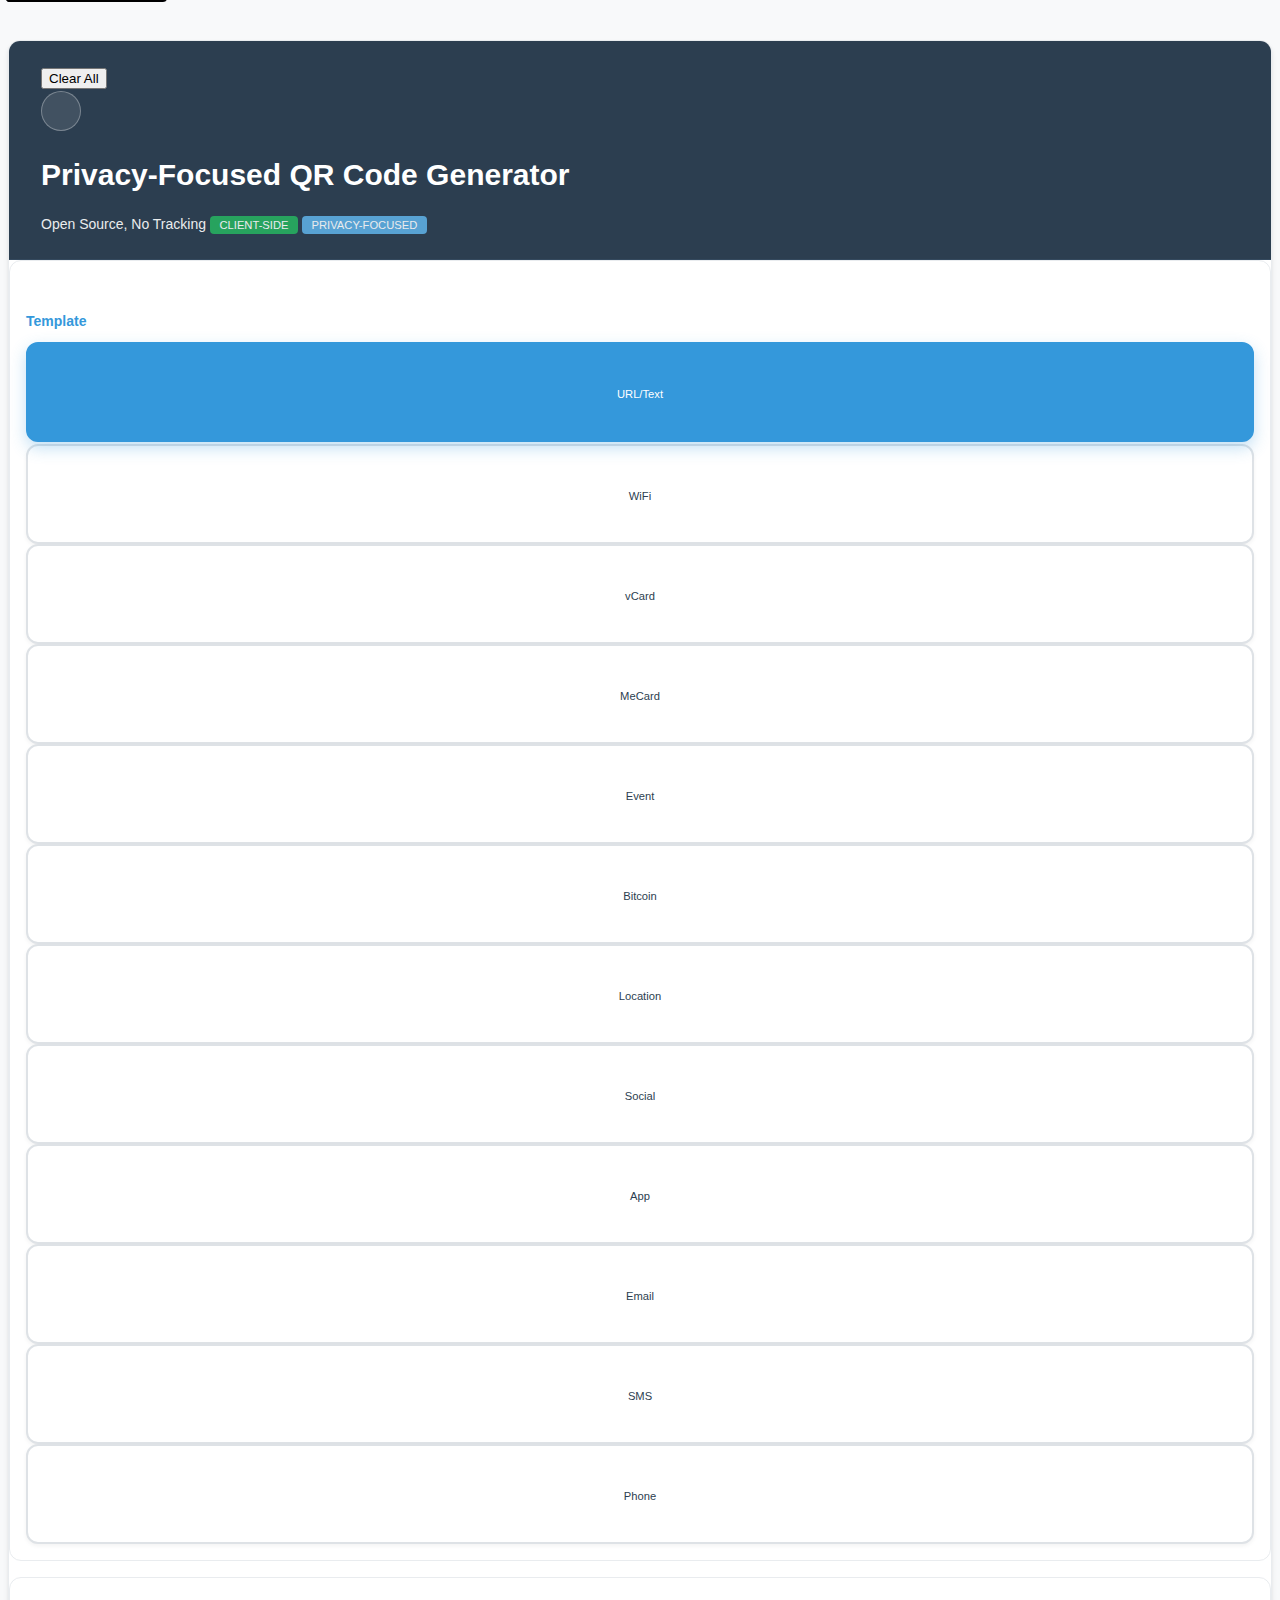
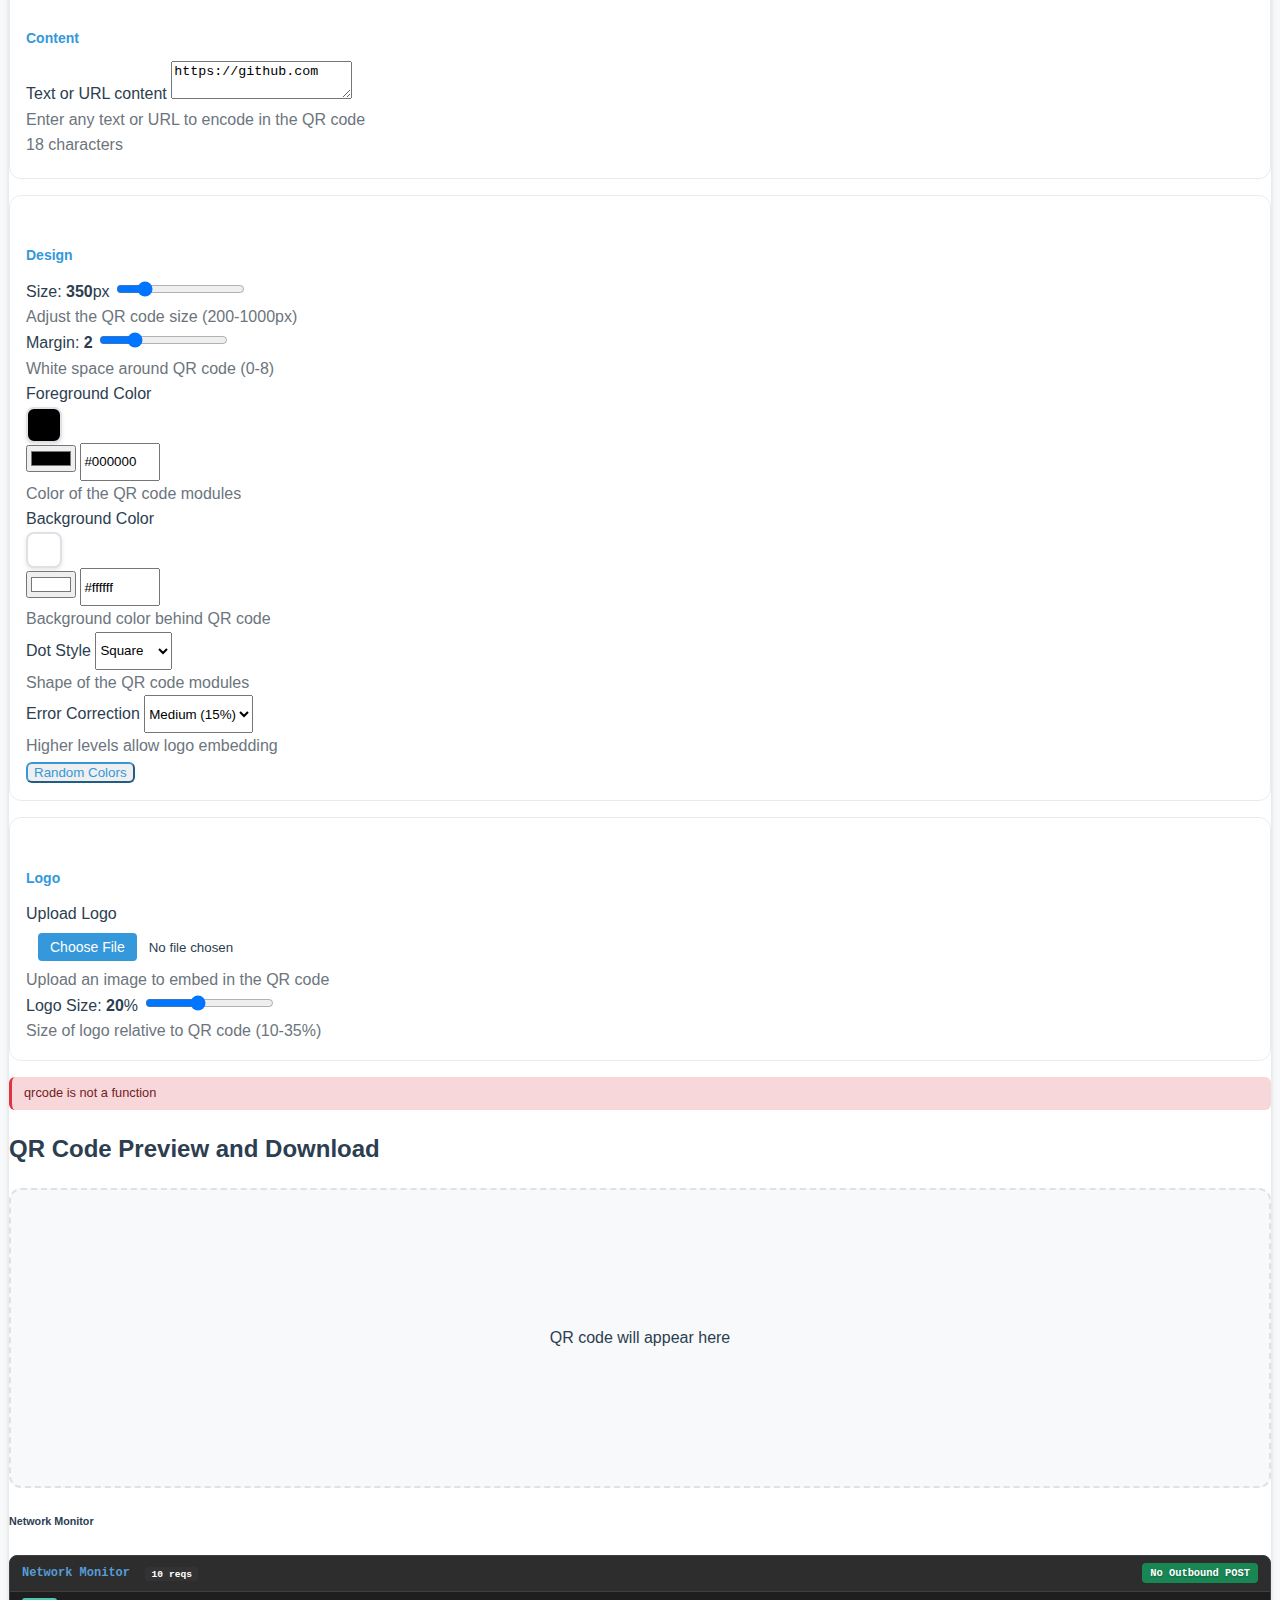
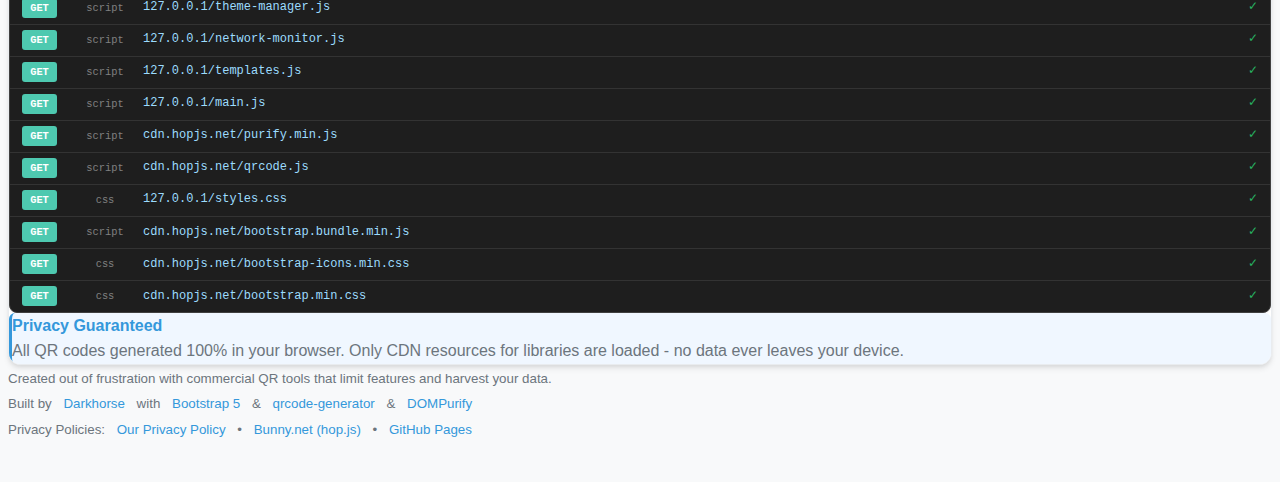
<file: index.html>
<!DOCTYPE html>
<html lang="en">
<head>
    <meta charset="UTF-8">
    <meta name="viewport" content="width=device-width, initial-scale=1.0">
    <meta http-equiv="Cache-Control" content="no-cache, no-store, must-revalidate">
    <meta http-equiv="Pragma" content="no-cache">
    <meta http-equiv="Expires" content="0">
    
    <!-- SEO Meta Tags -->
    <title>Privacy-Focused QR Code Generator | Open Source & Secure</title>
    <meta name="description" content="Generate QR codes completely in your browser. Privacy-focused, open source, no data collection. Supports URLs, WiFi, vCard, events, Bitcoin, and more.">
    <meta name="keywords" content="QR code generator, privacy, open source, client-side, secure, no tracking">
    <meta name="author" content="Privacy-Focused QR Code Generator">
    <link rel="canonical" href="/">
    
    <!-- Favicon -->
    <link rel="icon" href="./favicon.ico" sizes="any">
    
    <!-- Skip Links for Accessibility -->
    <style>
        .skip-link {
            position: absolute;
            top: -40px;
            left: 6px;
            background: #000;
            color: #fff;
            padding: 8px;
            text-decoration: none;
            border-radius: 4px;
            z-index: 1000;
            transition: top 0.3s;
        }
        .skip-link:focus {
            top: 6px;
        }
    </style>
    
    <!-- Bootstrap 5 CSS -->
    <link href="https://cdn.hopjs.net/npm/bootstrap@5.3.8/dist/css/bootstrap.min.css" rel="stylesheet" integrity="sha256-2FMn2Zx6PuH5tdBQDRNwrOo60ts5wWPC9R8jK67b3t4=" crossorigin="anonymous">
    <!-- Bootstrap Icons -->
    <link href="https://cdn.hopjs.net/npm/bootstrap-icons@1.13.1/font/bootstrap-icons.min.css" rel="stylesheet" integrity="sha256-pdY4ejLKO67E0CM2tbPtq1DJ3VGDVVdqAR6j3ZwdiE4=" crossorigin="anonymous">
    
    <!-- Custom CSS -->
    <link rel="stylesheet" href="css/styles.css">
</head>
<body>
    <!-- Skip Links for Accessibility -->
    <a href="#main-content" class="skip-link">Skip to main content</a>
    <a href="#controls-panel" class="skip-link">Skip to controls</a>
    <a href="#qr-container" class="skip-link">Skip to QR preview</a>
    
    <div class="container">
        <div class="main-container">
            <!-- Header -->
            <header class="header" role="banner">
                <div class="container-fluid">
                    <div class="row align-items-center">
                        <div class="col-auto ms-auto order-2">
                            <div class="header-controls d-flex gap-3">
                                <button id="clear-all-btn" class="btn btn-sm btn-outline-light" aria-label="Clear all settings" title="Clear all settings">
                                    <i class="bi bi-eraser" aria-hidden="true"></i> Clear All
                                </button>
                                <button id="theme-toggle" class="btn btn-sm btn-outline-light" aria-label="Toggle dark mode" title="Toggle dark mode">
                                    <i class="bi bi-sun-fill" id="theme-icon-light" aria-hidden="true"></i>
                                    <i class="bi bi-moon-fill" id="theme-icon-dark" aria-hidden="true" style="display: none;"></i>
                                </button>
                            </div>
                        </div>
                        <div class="col text-center order-1">
                            <div class="header-content">
                                <h1><i class="bi bi-qr-code" aria-hidden="true"></i> Privacy-Focused QR Code Generator</h1>
                                <p class="mb-0 d-flex flex-wrap justify-content-center align-items-center gap-2">
                                    Open Source, No Tracking
                                    <span class="badge-auto">CLIENT-SIDE</span>
                                    <span class="badge-auto badge-privacy" style="background: #5dade2;">PRIVACY-FOCUSED</span>
                                </p>
                            </div>
                        </div>
                    </div>
                </div>
            </header>
            
            <main id="main-content" class="row g-0">
                <!-- Controls Panel -->
                <aside id="controls-panel" class="col-lg-6 p-3" role="complementary" aria-label="QR code configuration controls">
                    <!-- Templates -->
                    <section class="control-section" role="region" aria-labelledby="template-heading">
                        <h6 id="template-heading"><i class="bi bi-grid-3x3-gap" aria-hidden="true"></i> Template</h6>
                        <div class="row g-2" role="radiogroup" aria-labelledby="template-heading">
                            <div class="col-4 col-sm-3"><button class="template-btn active" data-template="text" role="radio" aria-checked="true" aria-label="URL/Text template"><i class="bi bi-link-45deg" aria-hidden="true"></i><small>URL/Text</small></button></div>
                            <div class="col-4 col-sm-3"><button class="template-btn" data-template="wifi" role="radio" aria-checked="false" aria-label="WiFi template"><i class="bi bi-wifi" aria-hidden="true"></i><small>WiFi</small></button></div>
                            <div class="col-4 col-sm-3"><button class="template-btn" data-template="vcard" role="radio" aria-checked="false" aria-label="vCard template"><i class="bi bi-person-vcard" aria-hidden="true"></i><small>vCard</small></button></div>
                            <div class="col-4 col-sm-3"><button class="template-btn" data-template="mecard" role="radio" aria-checked="false" aria-label="MeCard template"><i class="bi bi-person-lines-fill" aria-hidden="true"></i><small>MeCard</small></button></div>
                            <div class="col-4 col-sm-3"><button class="template-btn" data-template="event" role="radio" aria-checked="false" aria-label="Event/Calendar template"><i class="bi bi-calendar-event" aria-hidden="true"></i><small>Event</small></button></div>
                            <div class="col-4 col-sm-3"><button class="template-btn" data-template="bitcoin" role="radio" aria-checked="false" aria-label="Bitcoin payment template"><i class="bi bi-currency-bitcoin" aria-hidden="true"></i><small>Bitcoin</small></button></div>
                            <div class="col-4 col-sm-3"><button class="template-btn" data-template="geo" role="radio" aria-checked="false" aria-label="Geo-location template"><i class="bi bi-geo-alt" aria-hidden="true"></i><small>Location</small></button></div>
                            <div class="col-4 col-sm-3"><button class="template-btn" data-template="social" role="radio" aria-checked="false" aria-label="Social media template"><i class="bi bi-share" aria-hidden="true"></i><small>Social</small></button></div>
                            <div class="col-4 col-sm-3"><button class="template-btn" data-template="app" role="radio" aria-checked="false" aria-label="App download template"><i class="bi bi-phone" aria-hidden="true"></i><small>App</small></button></div>
                            <div class="col-4 col-sm-3"><button class="template-btn" data-template="email" role="radio" aria-checked="false" aria-label="Email template"><i class="bi bi-envelope" aria-hidden="true"></i><small>Email</small></button></div>
                            <div class="col-4 col-sm-3"><button class="template-btn" data-template="sms" role="radio" aria-checked="false" aria-label="SMS template"><i class="bi bi-chat-dots" aria-hidden="true"></i><small>SMS</small></button></div>
                            <div class="col-4 col-sm-3"><button class="template-btn" data-template="phone" role="radio" aria-checked="false" aria-label="Phone template"><i class="bi bi-telephone" aria-hidden="true"></i><small>Phone</small></button></div>
                        </div>
                    </section>
                    
                    <!-- Content -->
                    <section class="control-section" role="region" aria-labelledby="content-heading">
                        <h6 id="content-heading" class="mb-2"><i class="bi bi-pencil" aria-hidden="true"></i> Content</h6>
                        
                        <div id="input-text" class="template-input" role="group" aria-labelledby="text-content-label">
                            <label id="text-content-label" class="visually-hidden" for="text-content">Text or URL content</label>
                            <textarea class="form-control form-control-sm qr-input" id="text-content" rows="2" placeholder="Enter text or URL..." aria-describedby="text-content-help">https://github.com</textarea>
                            <div class="d-flex justify-content-between align-items-center mt-1">
                                <div id="text-content-help" class="form-text mb-0">Enter any text or URL to encode in the QR code</div>
                                <div id="char-count" class="form-text mb-0"><span id="char-count-value">18</span> characters</div>
                            </div>
                            <div class="invalid-feedback"></div>
                        </div>
                        
                        <div id="input-wifi" class="template-input" style="display:none;" role="group" aria-labelledby="wifi-heading">
                            <h6 id="wifi-heading" class="visually-hidden">WiFi Configuration</h6>
                            <label for="wifi-ssid" class="form-label small">Network Name (SSID)</label>
                            <input type="text" class="form-control form-control-sm qr-input mb-2" id="wifi-ssid" placeholder="Network Name (SSID)" value="MyWiFi" aria-describedby="wifi-ssid-help">
                            <div id="wifi-ssid-help" class="form-text">The name of your WiFi network</div>
                            
                            <label for="wifi-password" class="form-label small">Password</label>
                            <input type="text" class="form-control form-control-sm qr-input mb-2" id="wifi-password" placeholder="Password" aria-describedby="wifi-password-help">
                            <div id="wifi-password-help" class="form-text">Leave empty for open networks</div>
                            
                            <label for="wifi-encryption" class="form-label small">Security Type</label>
                            <select class="form-select form-select-sm qr-input mb-2" id="wifi-encryption" aria-describedby="wifi-encryption-help">
                                <option value="WPA">WPA/WPA2</option>
                                <option value="WEP">WEP</option>
                                <option value="nopass">Open (No Password)</option>
                            </select>
                            <div id="wifi-encryption-help" class="form-text">Select your network's security type</div>
                            
                            <div class="form-check">
                                <input class="form-check-input qr-input" type="checkbox" id="wifi-hidden" aria-describedby="wifi-hidden-help">
                                <label class="form-check-label small" for="wifi-hidden">Hidden Network</label>
                                <div id="wifi-hidden-help" class="form-text">Check if your network doesn't broadcast its name</div>
                            </div>
                        </div>
                        
                        <div id="input-vcard" class="template-input" style="display:none;" role="group" aria-labelledby="vcard-heading">
                            <h6 id="vcard-heading" class="visually-hidden">Contact Information</h6>
                            <label for="vcard-name" class="form-label small">Full Name</label>
                            <input type="text" class="form-control form-control-sm qr-input mb-2" id="vcard-name" placeholder="Full Name" value="John Doe">
                            
                            <label for="vcard-org" class="form-label small">Organization</label>
                            <input type="text" class="form-control form-control-sm qr-input mb-2" id="vcard-org" placeholder="Organization">
                            
                            <label for="vcard-title" class="form-label small">Title/Position</label>
                            <input type="text" class="form-control form-control-sm qr-input mb-2" id="vcard-title" placeholder="Title/Position">
                            
                            <label for="vcard-phone" class="form-label small">Phone</label>
                            <input type="tel" class="form-control form-control-sm qr-input mb-2" id="vcard-phone" placeholder="Phone">
                            
                            <label for="vcard-email" class="form-label small">Email</label>
                            <input type="email" class="form-control form-control-sm qr-input mb-2" id="vcard-email" placeholder="Email">
                            <div class="invalid-feedback"></div>
                            
                            <label for="vcard-url" class="form-label small">Website</label>
                            <input type="url" class="form-control form-control-sm qr-input mb-2" id="vcard-url" placeholder="Website">
                            <div class="invalid-feedback"></div>
                            
                            <label for="vcard-address" class="form-label small">Address</label>
                            <input type="text" class="form-control form-control-sm qr-input" id="vcard-address" placeholder="Address">
                        </div>
                        
                        <div id="input-email" class="template-input" style="display:none;" role="group" aria-labelledby="email-heading">
                            <h6 id="email-heading" class="visually-hidden">Email Configuration</h6>
                            <label for="email-to" class="form-label small">To Email</label>
                            <input type="email" class="form-control form-control-sm qr-input mb-2" id="email-to" placeholder="To Email" value="hello@example.com">
                            <div class="invalid-feedback"></div>
                            
                            <label for="email-subject" class="form-label small">Subject</label>
                            <input type="text" class="form-control form-control-sm qr-input mb-2" id="email-subject" placeholder="Subject">
                            
                            <label for="email-body" class="form-label small">Body</label>
                            <textarea class="form-control form-control-sm qr-input" id="email-body" rows="2" placeholder="Body"></textarea>
                        </div>
                        
                        <div id="input-sms" class="template-input" style="display:none;" role="group" aria-labelledby="sms-heading">
                            <h6 id="sms-heading" class="visually-hidden">SMS Configuration</h6>
                            <label for="sms-phone" class="form-label small">Phone Number</label>
                            <input type="tel" class="form-control form-control-sm qr-input mb-2" id="sms-phone" placeholder="Phone Number" value="+1234567890">
                            <div class="invalid-feedback"></div>
                            
                            <label for="sms-message" class="form-label small">Message</label>
                            <textarea class="form-control form-control-sm qr-input" id="sms-message" rows="2" placeholder="Message"></textarea>
                        </div>
                        
                        <div id="input-phone" class="template-input" style="display:none;" role="group" aria-labelledby="phone-heading">
                            <h6 id="phone-heading" class="visually-hidden">Phone Number</h6>
                            <label for="phone-number" class="form-label small">Phone Number</label>
                            <input type="tel" class="form-control form-control-sm qr-input" id="phone-number" placeholder="Phone Number" value="+1234567890">
                            <div class="invalid-feedback"></div>
                        </div>
                        
                        <div id="input-mecard" class="template-input" style="display:none;" role="group" aria-labelledby="mecard-heading">
                            <h6 id="mecard-heading" class="visually-hidden">Contact Information (MeCard)</h6>
                            <label for="mecard-name" class="form-label small">Name</label>
                            <input type="text" class="form-control form-control-sm qr-input mb-2" id="mecard-name" placeholder="Name" value="John Doe">
                            
                            <label for="mecard-phone" class="form-label small">Phone</label>
                            <input type="tel" class="form-control form-control-sm qr-input mb-2" id="mecard-phone" placeholder="Phone">
                            <div class="invalid-feedback"></div>
                            
                            <label for="mecard-email" class="form-label small">Email</label>
                            <input type="email" class="form-control form-control-sm qr-input mb-2" id="mecard-email" placeholder="Email">
                            <div class="invalid-feedback"></div>
                            
                            <label for="mecard-url" class="form-label small">Website</label>
                            <input type="url" class="form-control form-control-sm qr-input mb-2" id="mecard-url" placeholder="Website">
                            <div class="invalid-feedback"></div>
                            
                            <label for="mecard-address" class="form-label small">Address</label>
                            <input type="text" class="form-control form-control-sm qr-input mb-2" id="mecard-address" placeholder="Address">
                            
                            <label for="mecard-birthday" class="form-label small">Birthday</label>
                            <input type="date" class="form-control form-control-sm qr-input mb-2" id="mecard-birthday" placeholder="Birthday">
                            
                            <label for="mecard-note" class="form-label small">Note</label>
                            <textarea class="form-control form-control-sm qr-input" id="mecard-note" rows="2" placeholder="Note"></textarea>
                        </div>
                        
                        <div id="input-event" class="template-input" style="display:none;" role="group" aria-labelledby="event-heading">
                            <h6 id="event-heading" class="visually-hidden">Event/Calendar Information</h6>
                            <label for="event-title" class="form-label small">Event Title</label>
                            <input type="text" class="form-control form-control-sm qr-input mb-2" id="event-title" placeholder="Event Title" value="My Event">
                            
                            <label for="event-start" class="form-label small">Start Date & Time</label>
                            <input type="datetime-local" class="form-control form-control-sm qr-input mb-2" id="event-start">
                            
                            <label for="event-end" class="form-label small">End Date & Time</label>
                            <input type="datetime-local" class="form-control form-control-sm qr-input mb-2" id="event-end">
                            
                            <label for="event-location" class="form-label small">Location</label>
                            <input type="text" class="form-control form-control-sm qr-input mb-2" id="event-location" placeholder="Event Location">
                            
                            <label for="event-description" class="form-label small">Description</label>
                            <textarea class="form-control form-control-sm qr-input mb-2" id="event-description" rows="2" placeholder="Event Description"></textarea>
                            
                            <label for="event-timezone" class="form-label small">Timezone</label>
                            <select class="form-select form-select-sm qr-input" id="event-timezone">
                                <option value="UTC">UTC</option>
                                <option value="America/New_York">Eastern Time</option>
                                <option value="America/Chicago">Central Time</option>
                                <option value="America/Denver">Mountain Time</option>
                                <option value="America/Los_Angeles">Pacific Time</option>
                                <option value="Europe/London">London</option>
                                <option value="Europe/Paris">Paris</option>
                                <option value="Asia/Tokyo">Tokyo</option>
                            </select>
                        </div>
                        
                        <div id="input-bitcoin" class="template-input" style="display:none;" role="group" aria-labelledby="bitcoin-heading">
                            <h6 id="bitcoin-heading" class="visually-hidden">Bitcoin Payment Information</h6>
                            <label for="bitcoin-address" class="form-label small">Bitcoin Address</label>
                            <input type="text" class="form-control form-control-sm qr-input mb-2" id="bitcoin-address" placeholder="Bitcoin Address">
                            <div class="invalid-feedback"></div>
                            
                            <label for="bitcoin-amount" class="form-label small">Amount (BTC)</label>
                            <input type="number" class="form-control form-control-sm qr-input mb-2" id="bitcoin-amount" placeholder="0.001" step="0.00000001" min="0">
                            
                            <label for="bitcoin-label" class="form-label small">Label</label>
                            <input type="text" class="form-control form-control-sm qr-input mb-2" id="bitcoin-label" placeholder="Payment Label">
                            
                            <label for="bitcoin-message" class="form-label small">Message</label>
                            <textarea class="form-control form-control-sm qr-input" id="bitcoin-message" rows="2" placeholder="Payment Message"></textarea>
                        </div>
                        
                        <div id="input-geo" class="template-input" style="display:none;" role="group" aria-labelledby="geo-heading">
                            <h6 id="geo-heading" class="visually-hidden">Geographic Location</h6>
                            <label for="geo-latitude" class="form-label small">Latitude</label>
                            <input type="number" class="form-control form-control-sm qr-input mb-2" id="geo-latitude" placeholder="40.7128" step="any">
                            <div class="invalid-feedback"></div>
                            
                            <label for="geo-longitude" class="form-label small">Longitude</label>
                            <input type="number" class="form-control form-control-sm qr-input mb-2" id="geo-longitude" placeholder="-74.0060" step="any">
                            <div class="invalid-feedback"></div>
                            
                            <label for="geo-altitude" class="form-label small">Altitude (meters)</label>
                            <input type="number" class="form-control form-control-sm qr-input mb-2" id="geo-altitude" placeholder="Optional" step="1">
                            
                            <label for="geo-query" class="form-label small">Location Name/Query</label>
                            <input type="text" class="form-control form-control-sm qr-input" id="geo-query" placeholder="New York City">
                        </div>
                        
                        <div id="input-social" class="template-input" style="display:none;" role="group" aria-labelledby="social-heading">
                            <h6 id="social-heading" class="visually-hidden">Social Media Profile</h6>
                            <label for="social-platform" class="form-label small">Platform</label>
                            <select class="form-select form-select-sm qr-input mb-2" id="social-platform">
                                <option value="facebook">Facebook</option>
                                <option value="twitter">Twitter/X</option>
                                <option value="instagram">Instagram</option>
                                <option value="linkedin">LinkedIn</option>
                                <option value="youtube">YouTube</option>
                                <option value="tiktok">TikTok</option>
                                <option value="github">GitHub</option>
                                <option value="custom">Custom URL</option>
                            </select>
                            
                            <label for="social-username" class="form-label small">Username or URL</label>
                            <input type="text" class="form-control form-control-sm qr-input mb-2" id="social-username" placeholder="username or full URL">
                            <div class="invalid-feedback"></div>
                            
                            <div id="social-preview" class="form-text">Preview: <span id="social-preview-url"></span></div>
                        </div>
                        
                        <div id="input-app" class="template-input" style="display:none;" role="group" aria-labelledby="app-heading">
                            <h6 id="app-heading" class="visually-hidden">App Download</h6>
                            <label for="app-platform" class="form-label small">Platform</label>
                            <select class="form-select form-select-sm qr-input mb-2" id="app-platform">
                                <option value="ios">iOS App Store</option>
                                <option value="android">Google Play</option>
                                <option value="windows">Windows Store</option>
                                <option value="amazon">Amazon Appstore</option>
                                <option value="custom">Custom URL</option>
                            </select>
                            
                            <label for="app-id" class="form-label small">App ID or URL</label>
                            <input type="text" class="form-control form-control-sm qr-input mb-2" id="app-id" placeholder="App ID or full store URL">
                            <div class="invalid-feedback"></div>
                            
                            <div id="app-preview" class="form-text">Preview: <span id="app-preview-url"></span></div>
                        </div>
                    </section>
                    
                    <!-- Design -->
                    <section class="control-section" role="region" aria-labelledby="design-heading">
                        <h6 id="design-heading"><i class="bi bi-palette" aria-hidden="true"></i> Design</h6>
                        
                        <div class="row g-2 mb-2">
                            <div class="col-6">
                                <label for="qr-size" class="form-label small">Size: <strong id="size-display">350</strong>px</label>
                                <input type="range" class="form-range qr-input" id="qr-size" min="200" max="1000" value="350" step="50" aria-describedby="qr-size-help">
                                <div id="qr-size-help" class="form-text">Adjust the QR code size (200-1000px)</div>
                            </div>
                            <div class="col-6">
                                <label for="margin-size" class="form-label small" data-bs-toggle="tooltip" data-bs-title="White space around the QR code that helps scanners read it correctly">Margin: <strong id="margin-display">2</strong></label>
                                <input type="range" class="form-range qr-input" id="margin-size" min="0" max="8" value="2" step="1" aria-describedby="margin-size-help">
                                <div id="margin-size-help" class="form-text">White space around QR code (0-8)</div>
                            </div>
                        </div>
                        
                        <div class="row g-2 mb-2">
                            <div class="col-6">
                                <label for="fg-color" class="form-label small">Foreground Color</label>
                                <div class="d-flex gap-2 align-items-center">
                                    <div class="color-preview" id="fg-preview" style="background:#000000;" role="button" tabindex="0" aria-label="Foreground color picker"></div>
                                    <input type="color" class="qr-input visually-hidden" id="fg-color" value="#000000" aria-describedby="fg-color-help">
                                    <input type="text" class="form-control form-control-sm qr-input" id="fg-hex" value="#000000" maxlength="7" style="width:80px;" aria-label="Foreground color hex value">
                                </div>
                                <div id="fg-color-help" class="form-text">Color of the QR code modules</div>
                            </div>
                            <div class="col-6">
                                <label for="bg-color" class="form-label small">Background Color</label>
                                <div class="d-flex gap-2 align-items-center">
                                    <div class="color-preview" id="bg-preview" style="background:#ffffff;" role="button" tabindex="0" aria-label="Background color picker"></div>
                                    <input type="color" class="qr-input visually-hidden" id="bg-color" value="#ffffff" aria-describedby="bg-color-help">
                                    <input type="text" class="form-control form-control-sm qr-input" id="bg-hex" value="#ffffff" maxlength="7" style="width:80px;" aria-label="Background color hex value">
                                </div>
                                <div id="bg-color-help" class="form-text">Background color behind QR code</div>
                            </div>
                        </div>
                        
                        <div class="row g-2">
                            <div class="col-6">
                                <label for="dot-style" class="form-label small">Dot Style</label>
                                <select class="form-select form-select-sm qr-input" id="dot-style" aria-describedby="dot-style-help">
                                    <option value="square">Square</option>
                                    <option value="rounded">Rounded</option>
                                    <option value="dots">Dots</option>
                                </select>
                                <div id="dot-style-help" class="form-text">Shape of the QR code modules</div>
                            </div>
                            <div class="col-6">
                                <label for="error-correction" class="form-label small" data-bs-toggle="tooltip" data-bs-title="Determines how much damage the QR code can sustain while remaining readable">Error Correction</label>
                                <select class="form-select form-select-sm qr-input" id="error-correction" aria-describedby="error-correction-help">
                                    <option value="L">Low (7%)</option>
                                    <option value="M" selected>Medium (15%)</option>
                                    <option value="Q">Quartile (25%)</option>
                                    <option value="H">High (30%)</option>
                                </select>
                                <div id="error-correction-help" class="form-text">Higher levels allow logo embedding</div>
                            </div>
                        </div>
                        <div class="mt-2">
                            <button class="btn btn-sm btn-outline-primary w-100" id="randomize-colors-btn" aria-label="Randomize colors">
                                <i class="bi bi-palette2" aria-hidden="true"></i> Random Colors
                            </button>
                        </div>
                    </section>
                    
                    <!-- Logo -->
                    <section class="control-section" role="region" aria-labelledby="logo-heading">
                        <h6 id="logo-heading"><i class="bi bi-image" aria-hidden="true"></i> Logo</h6>
                        <div class="row g-2 align-items-center">
                            <div class="col">
                                <label for="logo-upload" class="form-label small">Upload Logo</label>
                                <input type="file" class="form-control form-control-sm" id="logo-upload" accept="image/*" aria-describedby="logo-upload-help">
                                <div id="logo-upload-help" class="form-text">Upload an image to embed in the QR code</div>
                            </div>
                            <div class="col-auto" id="logo-preview-wrap" class="logo-preview-wrap" style="display:none;">
                                <img id="logo-preview" class="logo-preview" alt="Uploaded logo preview">
                                <button class="btn btn-sm btn-outline-danger ms-1" id="clear-logo" aria-label="Remove uploaded logo"><i class="bi bi-x" aria-hidden="true"></i></button>
                            </div>
                        </div>
                        <div class="mt-2">
                            <label for="logo-size" class="form-label small">Logo Size: <strong id="logo-size-display">20</strong>%</label>
                            <input type="range" class="form-range qr-input" id="logo-size" min="10" max="35" value="20" step="5" aria-describedby="logo-size-help">
                            <div id="logo-size-help" class="form-text">Size of logo relative to QR code (10-35%)</div>
                        </div>
                    </section>
                    
                    <!-- Status -->
                    <div class="status-indicator" id="status" role="status" aria-live="polite" aria-atomic="true"><span id="status-text"></span></div>
                </aside>
                
                <!-- Preview Panel -->
                <section class="col-lg-6 p-3" role="main" aria-labelledby="preview-heading">
                    <h2 id="preview-heading" class="visually-hidden">QR Code Preview and Download</h2>
                    <div class="qr-preview" id="qr-container" role="img" aria-label="QR code preview area">
                        <div id="qrcode"></div>
                        <div id="placeholder" class="text-center text-muted">
                            <i class="bi bi-qr-code" style="font-size:4rem;opacity:0.3;" aria-hidden="true"></i>
                            <p class="mt-2 mb-0 small">QR code will appear here</p>
                        </div>
                        <div id="qr-dimensions" class="qr-dimensions" style="display:none;">
                            <span class="qr-dimensions-value">350</span> × <span class="qr-dimensions-value">350</span> px
                        </div>
                    </div>
                    
                    <!-- Downloads -->
                    <div class="mt-3" id="download-section" class="download-section" style="display:none;" role="region" aria-labelledby="download-heading">
                        <h6 id="download-heading"><i class="bi bi-download" aria-hidden="true"></i> Download</h6>
                        <div class="row g-2">
                            <div class="col"><button class="btn btn-outline-primary w-100 download-btn" id="dl-png" data-format="png" aria-label="Download QR code as PNG image"><i class="bi bi-file-image" aria-hidden="true"></i> PNG</button></div>
                            <div class="col"><button class="btn btn-outline-primary w-100 download-btn" id="dl-jpg" data-format="jpg" aria-label="Download QR code as JPEG image"><i class="bi bi-file-image" aria-hidden="true"></i> JPEG</button></div>
                            <div class="col"><button class="btn btn-outline-primary w-100 download-btn" id="dl-svg" data-format="svg" aria-label="Download QR code as SVG vector"><i class="bi bi-file-code" aria-hidden="true"></i> SVG</button></div>
                        </div>
                    </div>
                    
                    <!-- Network Monitor -->
                    <div class="mt-3" role="region" aria-labelledby="network-heading">
                        <h6 id="network-heading"><i class="bi bi-broadcast" aria-hidden="true"></i> Network Monitor</h6>
                        <div class="network-monitor" id="network-monitor" role="log" aria-live="polite" aria-label="Network activity log">
                            <div class="network-monitor-header">
                                <span><i class="bi bi-broadcast" aria-hidden="true"></i> Network Monitor <span class="request-count" id="request-count">0 requests</span></span>
                                <span>
                                    <span class="no-outbound" id="outbound-status"><i class="bi bi-shield-check" aria-hidden="true"></i> No Outbound POST</span>
                                </span>
                            </div>
                            <div id="network-log">
                                <div class="network-entry">
                                    <span class="method-badge method-get">GET</span>
                                    <span class="resource-type">init</span>
                                    <span class="resource-url">Monitoring network requests...</span>
                                </div>
                            </div>
                        </div>
                    </div>
                    
                    <!-- Info -->
                    <div class="mt-3 p-2 small privacy-info" style="background: var(--privacy-bg); border-left: 3px solid var(--privacy-border); border-radius: 6px;" role="complementary" aria-labelledby="privacy-heading">
                        <strong id="privacy-heading" class="text-primary privacy-heading" style="color: var(--privacy-text) !important;"><i class="bi bi-shield-check" aria-hidden="true"></i> Privacy Guaranteed</strong><br>
                        <span class="privacy-text" style="color: var(--privacy-muted);">All QR codes generated 100% in your browser. Only CDN resources for libraries are loaded - no data ever leaves your device.</span>
                    </div>
                </section>
            </main>
        </div>
        
        <!-- Footer -->
        <footer class="text-center mt-4 pb-3 footer" role="contentinfo">
            <div class="mb-2">
                <small class="fw-bold footer-text" style="color: var(--footer-text);">
                    <i class="bi bi-heart-fill text-danger" aria-hidden="true"></i> Created out of frustration with commercial QR tools that limit features and harvest your data.
                </small>
            </div>
            <small class="footer-text" style="color: var(--footer-text);">Built by <a href="https://github.com/paramedicspecialist" target="_blank" rel="noopener noreferrer" class="footer-link">Darkhorse</a> with <a href="https://getbootstrap.com/" target="_blank" rel="noopener noreferrer" class="footer-link">Bootstrap 5</a> & <a href="https://github.com/kazuhikoarase/qrcode-generator" target="_blank" rel="noopener noreferrer" class="footer-link">qrcode-generator</a> & <a href="https://github.com/cure53/DOMPurify" target="_blank" rel="noopener noreferrer" class="footer-link">DOMPurify</a></small>
            <div class="mt-1">
                <small class="footer-text" style="color: var(--footer-text);">
                    <i class="bi bi-shield-lock" aria-hidden="true"></i> Privacy Policies:
                    <a href="privacy-policy.html" class="footer-link">Our Privacy Policy</a>
                    <span class="footer-separator" style="color: var(--footer-text);">•</span>
                    <a href="https://bunny.net/privacy/" target="_blank" rel="noopener noreferrer" class="footer-link">Bunny.net (hop.js)</a>
                    <span class="footer-separator" style="color: var(--footer-text);">•</span>
                    <a href="https://docs.github.com/en/site-policy/privacy-policies/github-general-privacy-statement" target="_blank" rel="noopener noreferrer" class="footer-link">GitHub Pages</a>
                </small>
            </div>
        </footer>
    </div>
    
    <!-- Scripts -->
    <script src="https://cdn.hopjs.net/npm/bootstrap@5.3.8/dist/js/bootstrap.bundle.min.js" integrity="sha256-5P1JGBOIxI7FBAvT/mb1fCnI5n/NhQKzNUuW7Hq0fMc=" crossorigin="anonymous"></script>
    <script src="https://cdn.hopjs.net/npm/qrcode-generator@2.0.4/dist/qrcode.js" integrity="sha256-eeyG+ChWAFsciHkFz8z8++w4Icphx/1alS+qX3ePeRw=" crossorigin="anonymous"></script>
    <script src="https://cdn.hopjs.net/npm/dompurify@3.3.1/dist/purify.min.js" integrity="sha256-m0lAV/rWZW/ZziCJ0LaJjfljLBDkXkd1pDBzpGz/yMs=" crossorigin="anonymous"></script>
    
    <!-- Main Application Script -->
    <script type="module" src="js/main.js"></script>
</body>
</html>
</file>
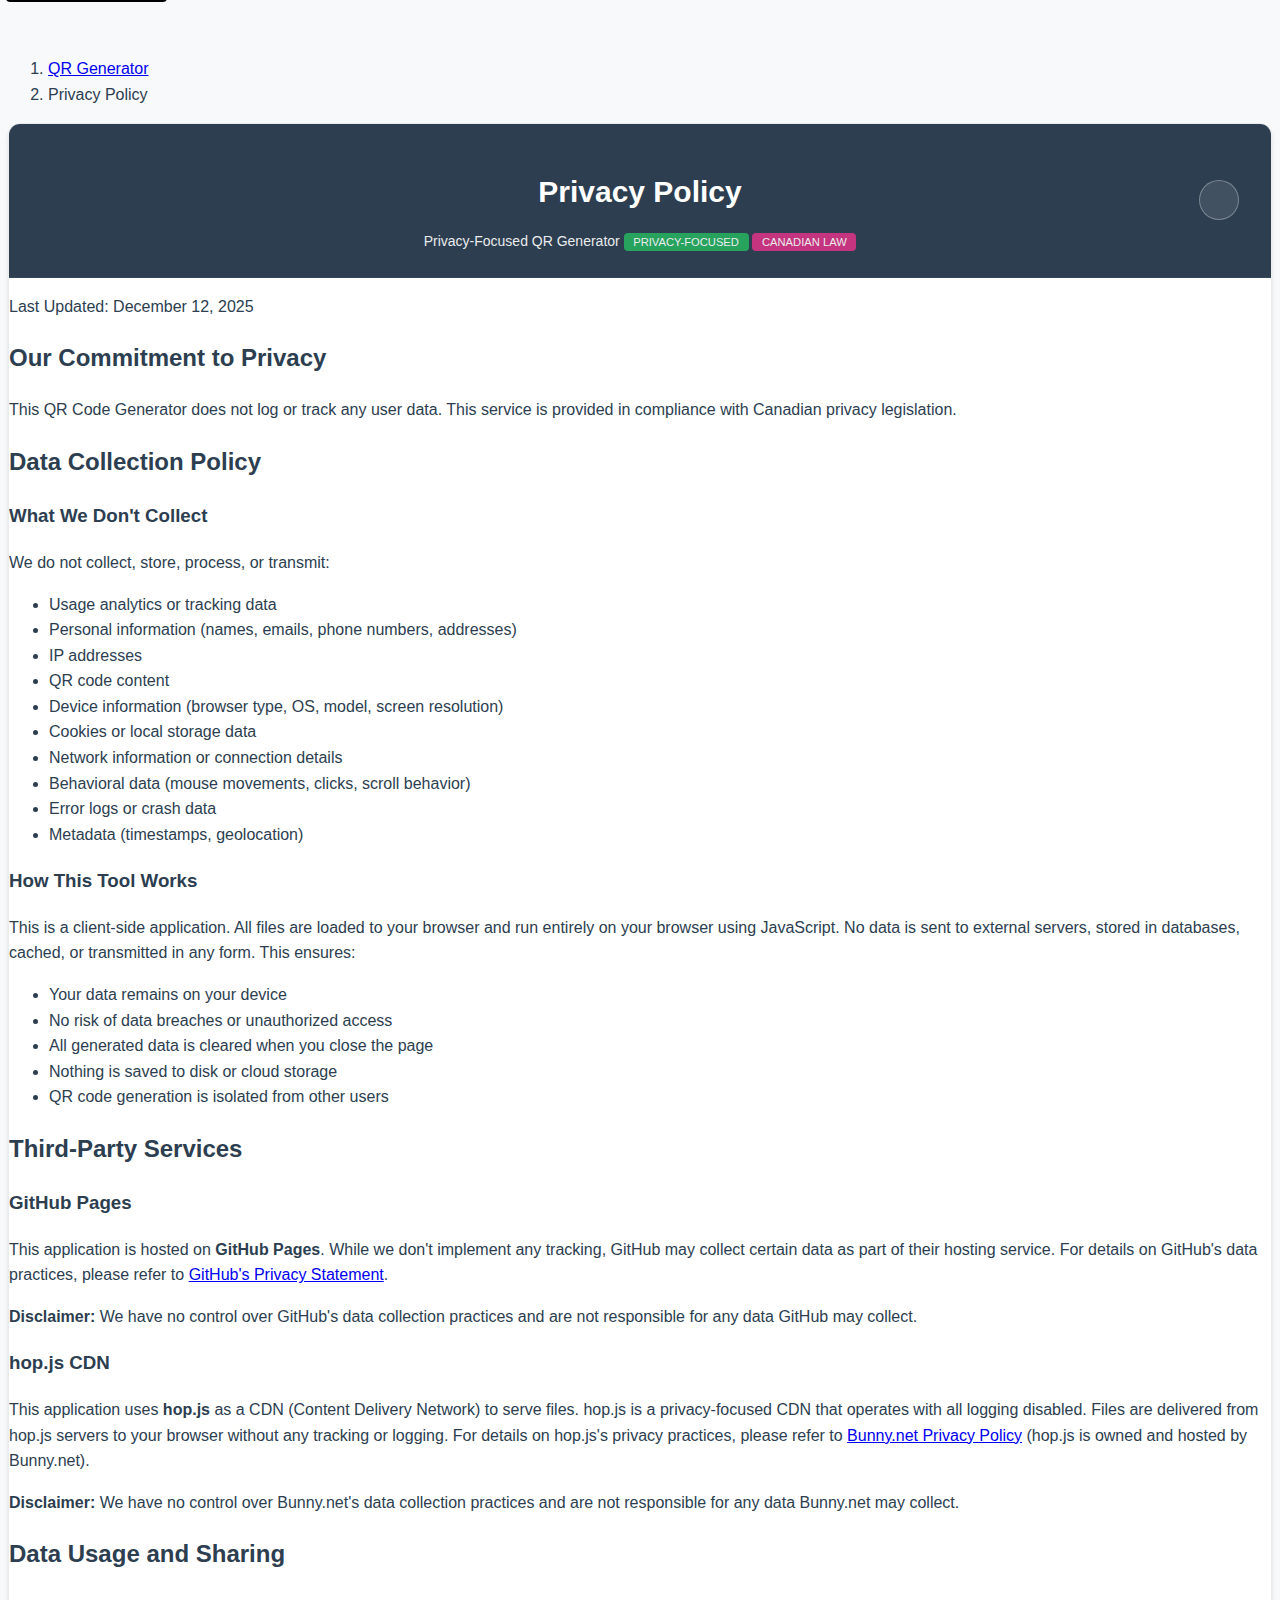
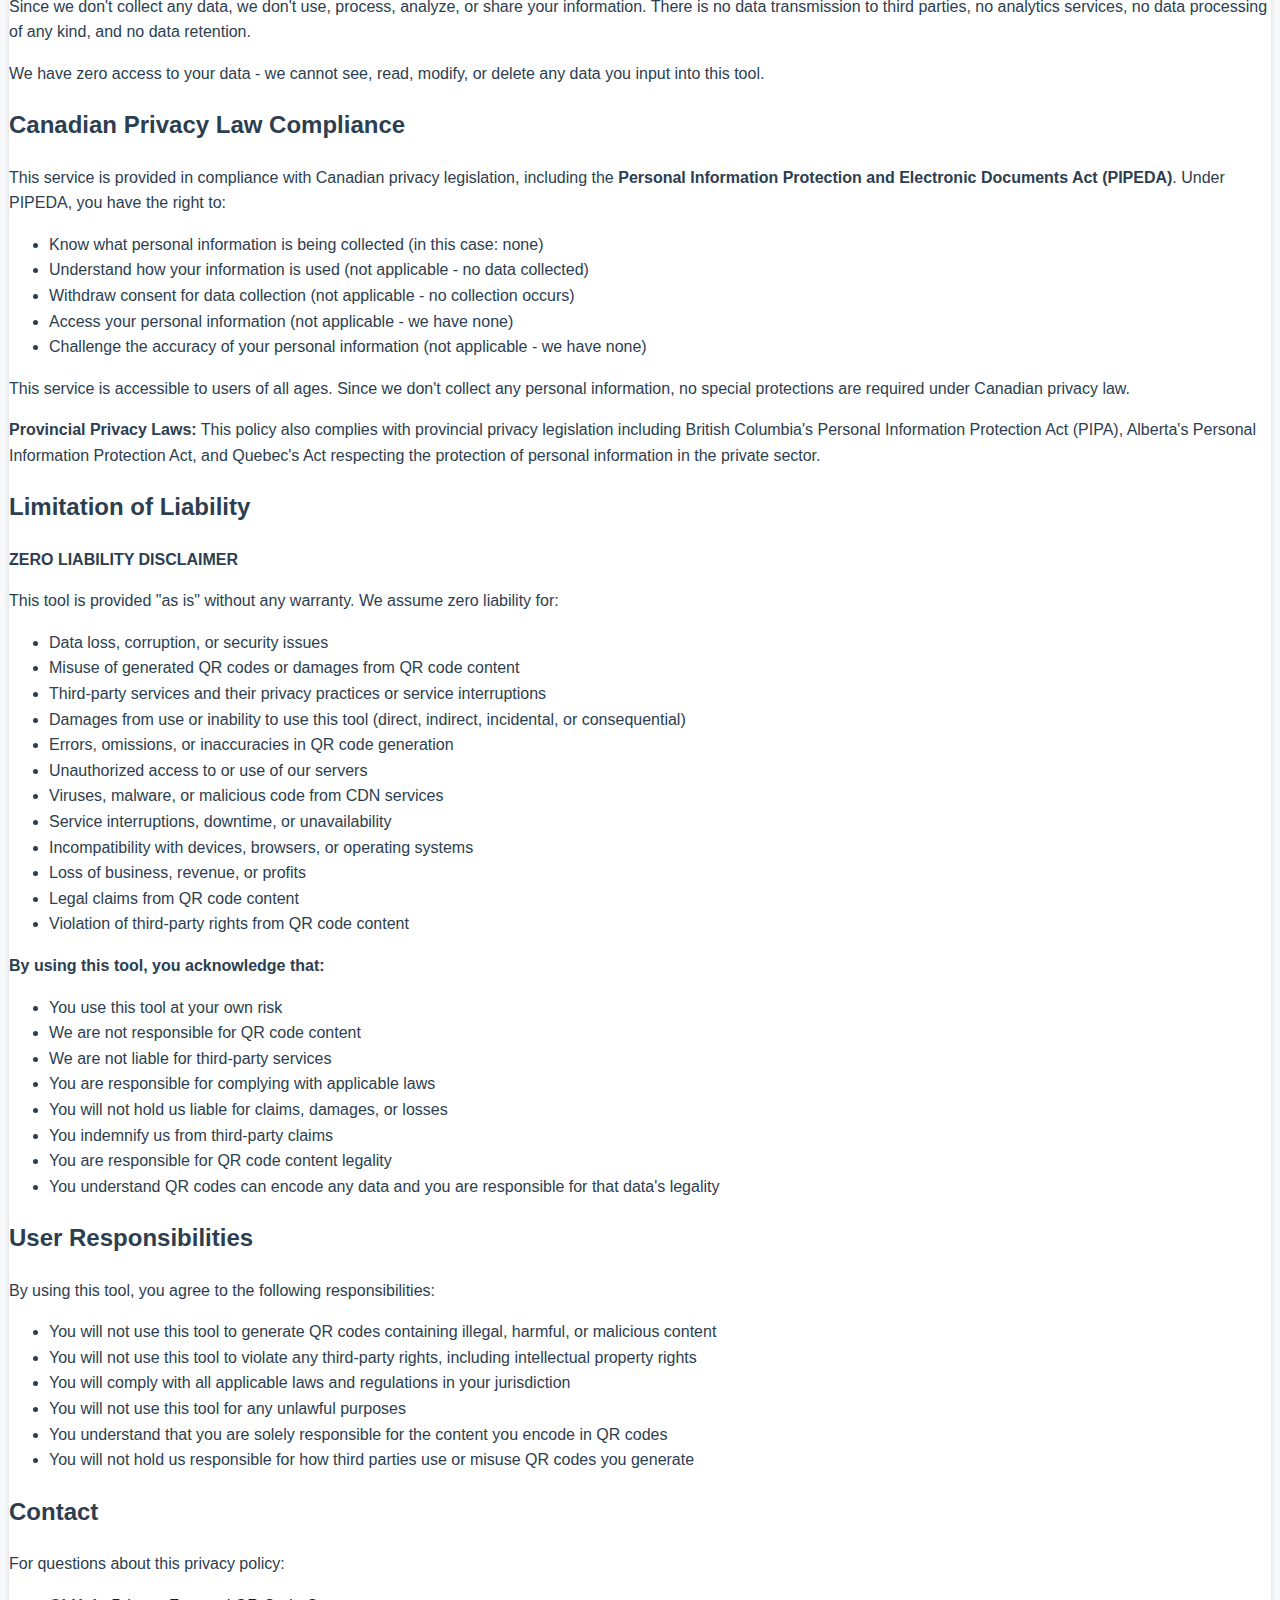
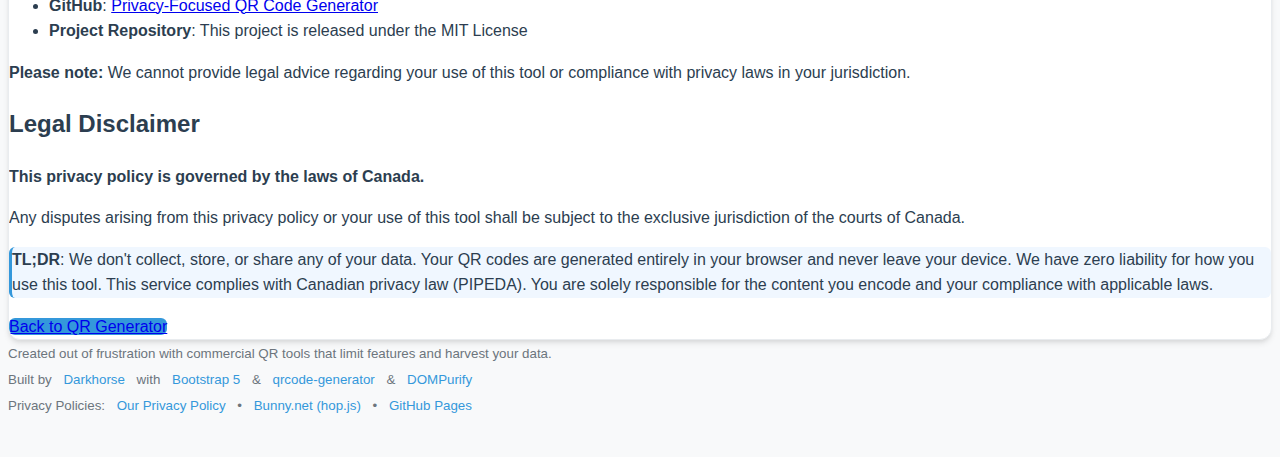
<file: privacy-policy.html>
<!DOCTYPE html>
<html lang="en">
<head>
    <meta charset="UTF-8">
    <meta name="viewport" content="width=device-width, initial-scale=1.0">
    <meta http-equiv="Cache-Control" content="no-cache, no-store, must-revalidate">
    <meta http-equiv="Pragma" content="no-cache">
    <meta http-equiv="Expires" content="0">
    
    <!-- SEO Meta Tags -->
    <title>Privacy Policy | Privacy-Focused QR Code Generator</title>
    <meta name="description" content="Privacy policy for the Privacy-Focused QR Code Generator. No data collection, client-side processing, and Canadian privacy law compliance.">
    <meta name="keywords" content="privacy policy, QR code generator, no tracking, PIPEDA, Canadian privacy law">
    <meta name="author" content="Privacy-Focused QR Code Generator">
    <link rel="canonical" href="/privacy-policy">
    
    <!-- Favicon -->
    <link rel="icon" href="./favicon.ico" sizes="any">
    
    <!-- Skip Links for Accessibility -->
    <style>
        .skip-link {
            position: absolute;
            top: -40px;
            left: 6px;
            background: #000;
            color: #fff;
            padding: 8px;
            text-decoration: none;
            border-radius: 4px;
            z-index: 1000;
            transition: top 0.3s;
        }
        .skip-link:focus {
            top: 6px;
        }
    </style>
    
    <!-- Bootstrap 5 CSS -->
    <link href="https://cdn.hopjs.net/npm/bootstrap@5.3.8/dist/css/bootstrap.min.css" rel="stylesheet" integrity="sha256-2FMn2Zx6PuH5tdBQDRNwrOo60ts5wWPC9R8jK67b3t4=" crossorigin="anonymous">
    <!-- Bootstrap Icons -->
    <link href="https://cdn.hopjs.net/npm/bootstrap-icons@1.13.1/font/bootstrap-icons.min.css" rel="stylesheet" integrity="sha256-pdY4ejLKO67E0CM2tbPtq1DJ3VGDVVdqAR6j3ZwdiE4=" crossorigin="anonymous">
    
    <!-- Custom CSS -->
    <link rel="stylesheet" href="css/styles.css">
</head>
<body>
    <!-- Skip Links for Accessibility -->
    <a href="#main-content" class="skip-link">Skip to main content</a>
    
    <!-- Breadcrumb Navigation -->
    <nav aria-label="Breadcrumb" class="container mt-2">
        <ol class="breadcrumb small">
            <li class="breadcrumb-item"><a href="index.html">QR Generator</a></li>
            <li class="breadcrumb-item active" aria-current="page">Privacy Policy</li>
        </ol>
    </nav>
    
    <div class="container">
        <div class="main-container">
            <!-- Header -->
            <header class="header" role="banner">
                <div class="theme-toggle-wrapper" style="position: absolute; right: 2rem; top: 50%; transform: translateY(-50%);">
                    <button id="theme-toggle" class="btn btn-sm btn-outline-light" aria-label="Toggle dark mode" title="Toggle dark mode">
                        <i class="bi bi-sun-fill" id="theme-icon-light" aria-hidden="true"></i>
                        <i class="bi bi-moon-fill" id="theme-icon-dark" aria-hidden="true" style="display: none;"></i>
                    </button>
                </div>
                <div style="text-align: center;">
                    <h1><i class="bi bi-qr-code" aria-hidden="true"></i> Privacy Policy</h1>
                    <p class="mb-0">Privacy-Focused QR Generator <span class="badge-auto">PRIVACY-FOCUSED</span> <span class="badge-auto" style="background: #d63384;">CANADIAN LAW</span></p>
                </div>
            </header>
            
            <main id="main-content" class="row g-0">
                <div class="col-12 p-4">
                    <div class="privacy-content">
                        <p class="text-muted">Last Updated: December 12, 2025</p>
                        
                        <section class="mb-4">
                            <h2 class="h4 mb-3"><i class="bi bi-shield-check" aria-hidden="true"></i> Our Commitment to Privacy</h2>
                            <p>This QR Code Generator does not log or track any user data. This service is provided in compliance with Canadian privacy legislation.</p>
                        </section>
                        
                        <section class="mb-4">
                            <h2 class="h4 mb-3"><i class="bi bi-database-x" aria-hidden="true"></i> Data Collection Policy</h2>
                            
                            <h3 class="h5 mb-2">What We Don't Collect</h3>
                            <p>We do not collect, store, process, or transmit:</p>
                            <ul>
                                <li>Usage analytics or tracking data</li>
                                <li>Personal information (names, emails, phone numbers, addresses)</li>
                                <li>IP addresses</li>
                                <li>QR code content</li>
                                <li>Device information (browser type, OS, model, screen resolution)</li>
                                <li>Cookies or local storage data</li>
                                <li>Network information or connection details</li>
                                <li>Behavioral data (mouse movements, clicks, scroll behavior)</li>
                                <li>Error logs or crash data</li>
                                <li>Metadata (timestamps, geolocation)</li>
                            </ul>
                            
                            <h3 class="h5 mb-2 mt-3">How This Tool Works</h3>
                            <p>This is a client-side application. All files are loaded to your browser and run entirely on your browser using JavaScript. No data is sent to external servers, stored in databases, cached, or transmitted in any form. This ensures:</p>
                            <ul>
                                <li>Your data remains on your device</li>
                                <li>No risk of data breaches or unauthorized access</li>
                                <li>All generated data is cleared when you close the page</li>
                                <li>Nothing is saved to disk or cloud storage</li>
                                <li>QR code generation is isolated from other users</li>
                            </ul>
                        </section>
                        
                        <section class="mb-4">
                            <h2 class="h4 mb-3"><i class="bi bi-box" aria-hidden="true"></i> Third-Party Services</h2>
                            
                            <h3 class="h5 mb-2">GitHub Pages</h3>
                            <p>This application is hosted on <strong>GitHub Pages</strong>. While we don't implement any tracking, GitHub may collect certain data as part of their hosting service. For details on GitHub's data practices, please refer to <a href="https://docs.github.com/en/site-policy/privacy-policies/github-privacy-statement" target="_blank" rel="noopener noreferrer">GitHub's Privacy Statement</a>.</p>
                            <p><strong>Disclaimer:</strong> We have no control over GitHub's data collection practices and are not responsible for any data GitHub may collect.</p>
                            
                            <h3 class="h5 mb-2 mt-3">hop.js CDN</h3>
                            <p>This application uses <strong>hop.js</strong> as a CDN (Content Delivery Network) to serve files. hop.js is a privacy-focused CDN that operates with all logging disabled. Files are delivered from hop.js servers to your browser without any tracking or logging. For details on hop.js's privacy practices, please refer to <a href="https://bunny.net/privacy/" target="_blank" rel="noopener noreferrer">Bunny.net Privacy Policy</a> (hop.js is owned and hosted by Bunny.net).</p>
                            <p><strong>Disclaimer:</strong> We have no control over Bunny.net's data collection practices and are not responsible for any data Bunny.net may collect.</p>
                        </section>
                        
                        <section class="mb-4">
                            <h2 class="h4 mb-3"><i class="bi bi-shield-lock" aria-hidden="true"></i> Data Usage and Sharing</h2>
                            <p>Since we don't collect any data, we don't use, process, analyze, or share your information. There is no data transmission to third parties, no analytics services, no data processing of any kind, and no data retention.</p>
                            <p>We have zero access to your data - we cannot see, read, modify, or delete any data you input into this tool.</p>
                        </section>
                        
                        <section class="mb-4">
                            <h2 class="h4 mb-3"><i class="bi bi-gavel" aria-hidden="true"></i> Canadian Privacy Law Compliance</h2>
                            <p>This service is provided in compliance with Canadian privacy legislation, including the <strong>Personal Information Protection and Electronic Documents Act (PIPEDA)</strong>. Under PIPEDA, you have the right to:</p>
                            <ul>
                                <li>Know what personal information is being collected (in this case: none)</li>
                                <li>Understand how your information is used (not applicable - no data collected)</li>
                                <li>Withdraw consent for data collection (not applicable - no collection occurs)</li>
                                <li>Access your personal information (not applicable - we have none)</li>
                                <li>Challenge the accuracy of your personal information (not applicable - we have none)</li>
                            </ul>
                            <p>This service is accessible to users of all ages. Since we don't collect any personal information, no special protections are required under Canadian privacy law.</p>
                            <p><strong>Provincial Privacy Laws:</strong> This policy also complies with provincial privacy legislation including British Columbia's Personal Information Protection Act (PIPA), Alberta's Personal Information Protection Act, and Quebec's Act respecting the protection of personal information in the private sector.</p>
                        </section>
                        
                        <section class="mb-4">
                            <h2 class="h4 mb-3"><i class="bi bi-exclamation-triangle" aria-hidden="true"></i> Limitation of Liability</h2>
                            <p><strong>ZERO LIABILITY DISCLAIMER</strong></p>
                            <p>This tool is provided "as is" without any warranty. We assume zero liability for:</p>
                            <ul>
                                <li>Data loss, corruption, or security issues</li>
                                <li>Misuse of generated QR codes or damages from QR code content</li>
                                <li>Third-party services and their privacy practices or service interruptions</li>
                                <li>Damages from use or inability to use this tool (direct, indirect, incidental, or consequential)</li>
                                <li>Errors, omissions, or inaccuracies in QR code generation</li>
                                <li>Unauthorized access to or use of our servers</li>
                                <li>Viruses, malware, or malicious code from CDN services</li>
                                <li>Service interruptions, downtime, or unavailability</li>
                                <li>Incompatibility with devices, browsers, or operating systems</li>
                                <li>Loss of business, revenue, or profits</li>
                                <li>Legal claims from QR code content</li>
                                <li>Violation of third-party rights from QR code content</li>
                            </ul>
                            <p><strong>By using this tool, you acknowledge that:</strong></p>
                            <ul>
                                <li>You use this tool at your own risk</li>
                                <li>We are not responsible for QR code content</li>
                                <li>We are not liable for third-party services</li>
                                <li>You are responsible for complying with applicable laws</li>
                                <li>You will not hold us liable for claims, damages, or losses</li>
                                <li>You indemnify us from third-party claims</li>
                                <li>You are responsible for QR code content legality</li>
                                <li>You understand QR codes can encode any data and you are responsible for that data's legality</li>
                            </ul>
                        </section>
                        
                        <section class="mb-4">
                            <h2 class="h4 mb-3"><i class="bi bi-person-check" aria-hidden="true"></i> User Responsibilities</h2>
                            <p>By using this tool, you agree to the following responsibilities:</p>
                            <ul>
                                <li>You will not use this tool to generate QR codes containing illegal, harmful, or malicious content</li>
                                <li>You will not use this tool to violate any third-party rights, including intellectual property rights</li>
                                <li>You will comply with all applicable laws and regulations in your jurisdiction</li>
                                <li>You will not use this tool for any unlawful purposes</li>
                                <li>You understand that you are solely responsible for the content you encode in QR codes</li>
                                <li>You will not hold us responsible for how third parties use or misuse QR codes you generate</li>
                            </ul>
                        </section>
                        
                        <section class="mb-4">
                            <h2 class="h4 mb-3"><i class="bi bi-envelope" aria-hidden="true"></i> Contact</h2>
                            <p>For questions about this privacy policy:</p>
                            <ul>
                                <li><strong>GitHub</strong>: <a href="https://github.com/paramedicspecialist/Privacy-Focused-QR-Code-Generator" target="_blank" rel="noopener noreferrer">Privacy-Focused QR Code Generator</a></li>
                                <li><strong>Project Repository</strong>: This project is released under the MIT License</li>
                            </ul>
                            <p><strong>Please note:</strong> We cannot provide legal advice regarding your use of this tool or compliance with privacy laws in your jurisdiction.</p>
                        </section>
                        
                        <section class="mb-4">
                            <h2 class="h4 mb-3"><i class="bi bi-info-circle" aria-hidden="true"></i> Legal Disclaimer</h2>
                            <p><strong>This privacy policy is governed by the laws of Canada.</strong></p>
                            <p>Any disputes arising from this privacy policy or your use of this tool shall be subject to the exclusive jurisdiction of the courts of Canada.</p>
                        </section>
                        
                        <div class="mt-5 p-3" style="background: var(--privacy-bg); border-left: 3px solid var(--privacy-border); border-radius: 6px;">
                            <p class="mb-0"><strong>TL;DR</strong>: We don't collect, store, or share any of your data. Your QR codes are generated entirely in your browser and never leave your device. We have zero liability for how you use this tool. This service complies with Canadian privacy law (PIPEDA). You are solely responsible for the content you encode and your compliance with applicable laws.</p>
                        </div>
                        
                        <div class="text-center mt-4">
                            <a href="index.html" class="btn btn-primary"><i class="bi bi-arrow-left" aria-hidden="true"></i> Back to QR Generator</a>
                        </div>
                    </div>
                </div>
            </main>
        </div>
        
        <!-- Footer -->
        <footer class="text-center mt-4 pb-3" role="contentinfo">
            <div class="mb-2">
                <small class="fw-bold" style="color: var(--footer-text);">
                    <i class="bi bi-heart-fill text-danger" aria-hidden="true"></i> Created out of frustration with commercial QR tools that limit features and harvest your data.
                </small>
            </div>
            <small style="color: var(--footer-text);">Built by <a href="https://github.com/paramedicspecialist" target="_blank" rel="noopener noreferrer" class="footer-link">Darkhorse</a> with <a href="https://getbootstrap.com/" target="_blank" rel="noopener noreferrer" class="footer-link">Bootstrap 5</a> & <a href="https://github.com/kazuhikoarase/qrcode-generator" target="_blank" rel="noopener noreferrer" class="footer-link">qrcode-generator</a> & <a href="https://github.com/cure53/DOMPurify" target="_blank" rel="noopener noreferrer" class="footer-link">DOMPurify</a></small>
            <div class="mt-1">
                <small style="color: var(--footer-text);">
                    <i class="bi bi-shield-lock" aria-hidden="true"></i> Privacy Policies:
                    <a href="privacy-policy.html" class="footer-link">Our Privacy Policy</a>
                    <span style="color: var(--footer-text);">•</span>
                    <a href="https://bunny.net/privacy/" target="_blank" rel="noopener noreferrer" class="footer-link">Bunny.net (hop.js)</a>
                    <span style="color: var(--footer-text);">•</span>
                    <a href="https://docs.github.com/en/site-policy/privacy-policies/github-general-privacy-statement" target="_blank" rel="noopener noreferrer" class="footer-link">GitHub Pages</a>
                </small>
            </div>
        </footer>
    </div>
    
    <!-- Scripts -->
    <script src="https://cdn.hopjs.net/npm/bootstrap@5.3.8/dist/js/bootstrap.bundle.min.js" integrity="sha256-5P1JGBOIxI7FBAvT/mb1fCnI5n/NhQKzNUuW7Hq0fMc=" crossorigin="anonymous"></script>
    
    <!-- Main Application Script -->
    <script type="module" src="js/main.js"></script>
</body>
</html>
</file>
<file: css/styles.css>
/* QR Code Generator - Main Stylesheet */

/* CSS Custom Properties */
:root {
  /* Color Palette */
  --primary: #2c3e50;
  --secondary: #34495e;
  --accent: #3498db;
  --success: #27ae60;
  --danger: #e74c3c;
  --warning: #f39c12;
  --info: #17a2b8;
  
  /* Light Theme */
  --bg: #f8f9fa;
  --text: #2c3e50;
  --border: #e9ecef;
  --card-bg: #ffffff;
  --card-border: #e9ecef;
  --input-bg: #ffffff;
  --input-border: #dee2e6;
  --preview-bg: #f8f9fa;
  --preview-border: #dee2e6;
  
  /* Network Monitor */
  --network-bg: #1e1e1e;
  --network-text: #d4d4d4;
  --network-header: #2d2d2d;
  --network-border: #404040;
  --network-entry: #333;
  --network-hover: rgba(255,255,255,0.03);
  --network-url: #9cdcfe;
  --network-type: #808080;
  --network-no-outbound: #198754;
  --network-outbound-warning: #dc3545;
  
  /* Status */
  --status-processing-bg: #fff3cd;
  --status-processing-text: #856404;
  --status-processing-border: #ffc107;
  --status-success-bg: #d1e7dd;
  --status-success-text: #0f5132;
  --status-success-border: #198754;
  --status-error-bg: #f8d7da;
  --status-error-text: #721c24;
  --status-error-border: #dc3545;
  
  /* Footer */
  --footer-text: #6c757d;
  --footer-link: var(--accent);
  --footer-link-hover: #2980b9;
  
  /* Privacy */
  --privacy-bg: #f0f7ff;
  --privacy-border: var(--accent);
  --privacy-text: var(--accent);
  --privacy-muted: #6c757d;
  
  /* Typography */
  --font-xs: 0.75rem;
  --font-sm: 0.875rem;
  --font-base: 1rem;
  --font-lg: 1.125rem;
  --font-xl: 1.25rem;
  --font-2xl: 1.5rem;
  --font-3xl: 1.875rem;
  
  /* Spacing */
  --space-xs: 0.25rem;
  --space-sm: 0.5rem;
  --space-md: 1rem;
  --space-lg: 1.5rem;
  --space-xl: 2rem;
  --space-2xl: 3rem;
  
  /* Shadows */
  --shadow-sm: 0 1px 2px 0 rgba(0, 0, 0, 0.05);
  --shadow-md: 0 4px 6px -1px rgba(0, 0, 0, 0.1), 0 2px 4px -1px rgba(0, 0, 0, 0.06);
  --shadow-lg: 0 10px 15px -3px rgba(0, 0, 0, 0.1), 0 4px 6px -2px rgba(0, 0, 0, 0.05);
  --shadow-xl: 0 20px 25px -5px rgba(0, 0, 0, 0.1), 0 10px 10px -5px rgba(0, 0, 0, 0.04);
  
  /* Border Radius */
  --radius-sm: 0.375rem;
  --radius-md: 0.5rem;
  --radius-lg: 0.75rem;
  --radius-xl: 1rem;
  --radius-2xl: 1.5rem;
}

/* Dark Theme */
[data-theme="dark"] {
  --primary: #2c3e50;
  --secondary: #34495e;
  --accent: #5dade2;
  --success: #2ecc71;
  --danger: #e74c3c;
  --warning: #f39c12;
  --info: #17a2b8;
  
  --bg: #121212;
  --text: #e8e8e8;
  --border: #404040;
  --card-bg: #1e1e1e;
  --card-border: #404040;
  --input-bg: #2a2a2a;
  --input-border: #505050;
  --preview-bg: #1e1e1e;
  --preview-border: #505050;
  
  --network-bg: #0d1117;
  --network-header: #161b22;
  --network-border: #30363d;
  
  --status-processing-bg: #2a2a2a;
  --status-processing-border: #fb8c00;
  --status-success-bg: #1b4d2c;
  --status-success-border: #2ecc71;
  --status-error-bg: #4a1f24;
  --status-error-border: #e74c3c;
  
  --footer-text: #b8b8b8;
  --footer-link: #5dade2;
  --footer-link-hover: #7ec8f0;
  
  --privacy-bg: #0f1e2e;
  --privacy-border: #5dade2;
  --privacy-text: #5dade2;
  --privacy-muted: #b8b8b8;
  
  --shadow-sm: 0 1px 2px 0 rgba(0, 0, 0, 0.3);
  --shadow-md: 0 4px 6px -1px rgba(0, 0, 0, 0.4), 0 2px 4px -1px rgba(0, 0, 0, 0.3);
  --shadow-lg: 0 10px 15px -3px rgba(0, 0, 0, 0.5), 0 4px 6px -2px rgba(0, 0, 0, 0.4);
  --shadow-xl: 0 20px 25px -5px rgba(0, 0, 0, 0.6), 0 10px 10px -5px rgba(0, 0, 0, 0.5);
}

/* Accessibility */
.skip-link {
  position: absolute;
  top: -40px;
  left: 6px;
  background: #000;
  color: #fff;
  padding: 8px;
  text-decoration: none;
  border-radius: 4px;
  z-index: 1000;
  transition: top 0.3s ease;
  transition: top 0.3s ease, -webkit-transform 0.3s ease;
  transition: top 0.3s ease, transform 0.3s ease;
  transition: top 0.3s ease, transform 0.3s ease, -webkit-transform 0.3s ease;
}

.skip-link:focus {
  top: 6px;
}

*:focus {
  outline: 2px solid var(--accent);
  outline-offset: 2px;
}

.template-btn:focus {
  box-shadow: 0 0 0 4px rgba(52, 152, 219, 0.25);
}

#theme-toggle:focus {
  outline: 2px solid var(--accent);
  outline-offset: 2px;
}

@media (prefers-contrast: high) {
  :root {
    --primary: #000080;
    --accent: #0000ff;
  }
  
  .template-btn {
    border-width: 3px;
  }
}

@media (prefers-reduced-motion: reduce) {
  *, *::before, *::after {
    -webkit-animation-duration: 0.01ms !important;
            animation-duration: 0.01ms !important;
    -webkit-animation-iteration-count: 1 !important;
            animation-iteration-count: 1 !important;
    -webkit-transition-duration: 0.01ms !important;
            transition-duration: 0.01ms !important;
  }
}

/* Base Styles */
* {
  box-sizing: border-box;
}

body {
  background: var(--bg);
  min-height: 100vh;
  padding: 2rem 0;
  font-family: -apple-system, BlinkMacSystemFont, 'Segoe UI', Roboto, 'Helvetica Neue', Arial, sans-serif;
  font-size: var(--font-base);
  line-height: 1.6;
  color: var(--text);
  -webkit-font-smoothing: antialiased;
  -moz-osx-font-smoothing: grayscale;
  transition: background-color 0.4s ease, color 0.4s ease;
}

/* Layout */
.main-container {
  background: var(--card-bg);
  border-radius: 12px;
  box-shadow: var(--shadow-md);
  overflow: hidden;
  border: 1px solid var(--card-border);
  transition: background-color 0.4s ease, border-color 0.4s ease, box-shadow 0.4s ease;
}

@media (max-width: 1200px) {
  .main-container {
    margin: 0 1rem;
  }
}

.header {
  background: #2c3e50;
  color: white;
  padding: 1.5rem 2rem;
  border-bottom: 1px solid #34495e;
  position: relative;
}

.header h1 {
  font-weight: 700;
  margin-bottom: 0.25rem;
  font-size: var(--font-3xl);
}

.header p {
  opacity: 0.9;
  margin-bottom: 0;
  font-size: var(--font-sm);
}

.badge-auto {
  background: var(--success);
  padding: 0.2rem 0.6rem;
  border-radius: 4px;
  font-size: 0.7rem;
  font-weight: 500;
}

/* Header controls breakpoint - switch to mobile layout earlier */
@media (max-width: 950px) {
  .header {
    padding: 1.25rem 1rem;
    text-align: center;
  }
  
  .header h1 {
    font-size: var(--font-2xl);
    margin-bottom: 0.75rem;
  }
  
  .header p {
    font-size: var(--font-xs);
    margin-bottom: 1rem;
  }
  
  .header-controls {
    margin-top: 1.25rem;
    margin-bottom: 1.5rem;
  }
  
  .header-controls .btn {
    padding: 0.5rem 1rem;
    font-size: 0.875rem;
  }
  
  .header-controls .btn i {
    font-size: 1rem;
  }
}

.theme-toggle-wrapper {
  display: flex;
  align-items: center;
}

#theme-toggle {
  padding: 0.5rem;
  border-radius: 50%;
  width: 40px;
  height: 40px;
  display: flex;
  align-items: center;
  justify-content: center;
  transition: all 0.3s ease;
  border: 1px solid rgba(255, 255, 255, 0.3);
  background: rgba(255, 255, 255, 0.1);
}

#theme-toggle:hover {
  background: rgba(255, 255, 255, 0.2);
  transform: scale(1.1);
}

#theme-toggle i {
  font-size: 1.2rem;
  transition: opacity 0.3s ease;
}

[data-theme="dark"] #theme-toggle {
  border-color: rgba(255, 255, 255, 0.2);
  background: rgba(255, 255, 255, 0.05);
}

[data-theme="dark"] #theme-toggle:hover {
  background: rgba(255, 255, 255, 0.1);
}

.controls-panel {
  background: var(--card-bg);
  border-bottom: 1px solid var(--border);
}

@media (max-width: 992px) {
  .controls-panel {
    border-bottom: 1px solid var(--border);
  }
}

.control-section {
  border: 1px solid var(--card-border);
  background: var(--card-bg);
  border-radius: 12px;
  padding: 1rem;
  margin-bottom: 1rem;
  transition: all 0.2s ease;
}

.control-section:hover {
  border-color: var(--accent);
  box-shadow: var(--shadow-md);
  transform: translateY(-2px);
}

.control-section h6 {
  color: var(--accent);
  margin-bottom: 0.75rem;
  font-weight: 600;
  font-size: var(--font-sm);
}

.qr-preview {
  background: var(--preview-bg);
  border-radius: 12px;
  padding: 1.5rem;
  min-height: 300px;
  display: flex;
  align-items: center;
  justify-content: center;
  border: 2px dashed var(--preview-border);
  transition: all 0.3s ease;
  position: relative;
}

.qr-preview.has-qr {
  border-color: var(--accent);
  background: var(--card-bg);
  border-style: solid;
  box-shadow: 0 4px 12px rgba(52, 152, 219, 0.15);
}

#qrcode {
  display: flex;
  justify-content: center;
  align-items: center;
}

#qrcode canvas {
  max-width: 100%;
  height: auto;
  border-radius: 8px;
}

/* QR Code Dimensions Display */
.qr-dimensions {
  position: absolute;
  bottom: 1rem;
  right: 1rem;
  background: rgba(0, 0, 0, 0.7);
  color: white;
  padding: 0.25rem 0.5rem;
  border-radius: 4px;
  font-size: 0.75rem;
  font-weight: 500;
  z-index: 10;
}

[data-theme="dark"] .qr-dimensions {
  background: rgba(255, 255, 255, 0.2);
  color: var(--text);
}

/* Interactive Components */
.template-btn {
  width: 100%;
  height: 100px;
  padding: 0.5rem;
  border: 2px solid var(--input-border);
  border-radius: 12px;
  background: var(--input-bg);
  cursor: pointer;
  text-align: center;
  box-shadow: 0 2px 4px rgba(0, 0, 0, 0.05);
  display: flex;
  flex-direction: column;
  justify-content: center;
  align-items: center;
  transition: all 0.3s cubic-bezier(0.4, 0, 0.2, 1);
}

.template-btn:hover {
  border-color: var(--accent);
  background: var(--card-bg);
  transform: translateY(-3px);
  box-shadow: 0 8px 20px rgba(52, 152, 219, 0.2);
}

.template-btn.active {
  border-color: var(--accent);
  background: var(--accent);
  transform: translateY(-2px);
  box-shadow: 0 6px 16px rgba(52, 152, 219, 0.3);
}

.template-btn i {
  font-size: 1.5rem;
  color: var(--accent);
  display: block;
  margin-bottom: 0.25rem;
  transition: color 0.3s ease;
}

.template-btn small {
  font-size: 0.7rem;
  font-weight: 500;
  color: var(--text);
  transition: color 0.3s ease;
}

.template-btn.active i,
.template-btn.active small {
  color: white;
}

.btn-primary {
  background: var(--accent);
  border: none;
  font-weight: 500;
  border-radius: 6px;
  transition: background-color 0.2s ease;
}

.btn-primary:hover {
  background: #2980b9;
}

.btn-outline-primary {
  border-color: var(--accent);
  color: var(--accent);
  border-radius: 6px;
  font-weight: 500;
  transition: all 0.2s ease;
}

.btn-outline-primary:hover {
  background: var(--accent);
  border-color: var(--accent);
  color: white;
}

.form-control,
.form-select {
  min-height: 38px;
  transition: border-color 0.2s ease, box-shadow 0.2s ease, transform 0.2s ease;
}

.form-control:focus,
.form-select:focus {
  border-color: var(--accent);
  box-shadow: 0 0 0 0.2rem rgba(52, 152, 219, 0.25);
  transform: translateY(-1px);
}

.form-control::placeholder {
  color: #6c757d;
  transition: color 0.2s ease;
}

.form-text {
  color: #6c757d;
  transition: color 0.2s ease;
}

[data-theme="dark"] .form-control,
[data-theme="dark"] .form-select {
  color: #e8e8e8;
  background-color: var(--input-bg);
  border-color: var(--input-border);
}

[data-theme="dark"] .form-control::placeholder {
  color: #808080;
}

[data-theme="dark"] .form-text {
  color: #9a9a9a;
}

[data-theme="dark"] .btn-outline-primary {
  color: #5dade2;
  border-color: #5dade2;
}

[data-theme="dark"] .btn-outline-primary:hover {
  background: #5dade2;
  border-color: #5dade2;
  color: #121212;
}

.form-range::-webkit-slider-thumb {
  background: var(--accent);
  transition: background-color 0.2s ease;
}

.form-range::-moz-range-thumb {
  background: var(--accent);
  transition: background-color 0.2s ease;
}

/* Disabled select options styling */
select.form-select option:disabled {
  color: var(--footer-text);
  background-color: var(--input-bg);
  opacity: 0.5;
  cursor: not-allowed;
}

select.form-select:has(option:disabled) {
  cursor: pointer;
}

.color-preview {
  width: 36px;
  height: 36px;
  border-radius: 8px;
  border: 2px solid var(--input-border);
  cursor: pointer;
  flex-shrink: 0;
  box-shadow: 0 2px 4px rgba(0, 0, 0, 0.1);
  transition: all 0.2s ease;
}

.color-preview:hover {
  transform: scale(1.1);
  box-shadow: 0 4px 12px rgba(0, 0, 0, 0.15);
}

.logo-preview {
  max-width: 60px;
  max-height: 60px;
  border-radius: 6px;
  border: 2px solid var(--input-border);
}

/* File Input Styling - Vertically center "Choose file" button and text */
input[type="file"].form-control {
  display: flex;
  align-items: center;
  padding: 0.375rem 0.75rem;
  line-height: 1.5;
  min-height: 38px;
}

input[type="file"].form-control::-webkit-file-upload-button {
  margin: 0;
  margin-right: 0.75rem;
  padding: 0.375rem 0.75rem;
  height: auto;
  align-self: center;
  background-color: var(--accent);
  color: white;
  border: none;
  border-radius: 4px;
  font-size: 0.875rem;
  font-weight: 500;
  cursor: pointer;
  transition: all 0.2s ease;
}

input[type="file"].form-control::-webkit-file-upload-button:hover {
  background-color: #2980b9;
  transform: translateY(-1px);
}

input[type="file"].form-control::file-selector-button {
  margin: 0;
  margin-right: 0.75rem;
  padding: 0.375rem 0.75rem;
  height: auto;
  align-self: center;
  background-color: var(--accent);
  color: white;
  border: none;
  border-radius: 4px;
  font-size: 0.875rem;
  font-weight: 500;
  cursor: pointer;
  transition: all 0.2s ease;
}

input[type="file"].form-control::file-selector-button:hover {
  background-color: #2980b9;
  transform: translateY(-1px);
}

/* Status Indicators */
.loading {
  position: relative;
  color: transparent !important;
}

.loading::after {
  content: '';
  position: absolute;
  top: 50%;
  left: 50%;
  width: 20px;
  height: 20px;
  margin: -10px 0 0 -10px;
  border: 2px solid #f3f3f3;
  border-top: 2px solid var(--accent);
  border-radius: 50%;
  animation: spin 1s linear infinite;
}

@keyframes spin {
  0% { transform: rotate(0deg); }
  100% { transform: rotate(360deg); }
}

.status-indicator {
  display: none;
  padding: 0.4rem 0.75rem;
  border-radius: 6px;
  font-size: 0.8rem;
  margin-top: 0.75rem;
  border-left: 3px solid transparent;
}

.status-indicator.show {
  display: block;
}

.status-indicator.processing {
  background: var(--status-processing-bg);
  color: var(--status-processing-text);
  border-left-color: var(--status-processing-border);
}

.status-indicator.success {
  background: var(--status-success-bg);
  color: var(--status-success-text);
  border-left-color: var(--status-success-border);
}

.status-indicator.error {
  background: var(--status-error-bg);
  color: var(--status-error-text);
  border-left-color: var(--status-error-border);
}

/* Network Monitor */
.network-monitor {
  background: var(--network-bg);
  color: var(--network-text);
  border-radius: 8px;
  font-family: 'Consolas', 'Monaco', monospace;
  font-size: 0.75rem;
  max-height: 360px;
  overflow-y: auto;
  border: 1px solid var(--network-border);
  box-shadow: var(--shadow-sm);
}

.network-monitor-header {
  background: var(--network-header);
  padding: 0.5rem 0.75rem;
  border-bottom: 1px solid var(--network-border);
  display: flex;
  justify-content: space-between;
  align-items: center;
  position: sticky;
  top: 0;
  z-index: 10;
}

.network-monitor-header span {
  color: #569cd6;
  font-weight: 600;
}

#outbound-status.no-outbound {
  color: #ffffff !important;
}

.network-entry {
  padding: 0.35rem 0.75rem;
  border-bottom: 1px solid var(--network-entry);
  display: grid;
  grid-template-columns: 45px 60px 1fr 30px;
  gap: 0.5rem;
  align-items: center;
  animation: slideUp 0.3s ease-out;
  background: var(--network-entry-bg);
}

.network-entry:last-child {
  border-bottom: none;
}

.network-entry:hover {
  background: var(--network-hover);
}

.method-badge {
  padding: 0.1rem 0.4rem;
  border-radius: 3px;
  font-size: 0.65rem;
  font-weight: 600;
  min-width: 35px;
  text-align: center;
  justify-self: start;
}

.method-get { background: #4ec9b0; color: #ffffff; }
.method-post { background: #ce9178; color: #000000; }
.method-put { background: #dcdcaa; color: #000000; }
.method-delete { background: #dc3545; color: #ffffff; }
.method-patch { background: #fd7e14; color: #000000; }
.method-options { background: #6c757d; color: #ffffff; }
.method-ws { background: #9b59b6; color: #ffffff; }

.no-outbound {
  background: var(--network-no-outbound);
  color: #000000;
  padding: 0.25rem 0.5rem;
  border-radius: 4px;
  font-size: 0.65rem;
  font-weight: 700;
  text-shadow: 0 1px 2px rgba(0,0,0,0.3);
}

.outbound-warning {
  background: var(--network-outbound-warning);
  color: #ffffff !important;
  font-weight: 700;
  text-shadow: 0 1px 2px rgba(0,0,0,0.3);
}

.status-ok {
  color: #27ae60;
  justify-self: end;
  text-align: right;
  min-width: 30px;
}

.status-pending {
  color: #f39c12;
  justify-self: end;
  text-align: right;
  min-width: 30px;
}

.resource-url {
  color: var(--network-url);
  overflow: hidden;
  text-overflow: ellipsis;
  white-space: nowrap;
  grid-column: 3;
  justify-self: stretch;
}

.resource-type {
  color: var(--network-type);
  font-size: 0.65rem;
  justify-self: center;
  text-align: center;
  min-width: 60px;
}

#request-count {
  background: #333;
  color: #ffffff;
  padding: 0.1rem 0.4rem;
  border-radius: 3px;
  font-size: 0.6rem;
  margin-left: 0.5rem;
}

.resource-url:hover {
  color: #4fc3f7;
  text-decoration: underline;
}

@keyframes slideUp {
  from {
    opacity: 0;
    transform: translateY(10px);
  }
  to {
    opacity: 1;
    transform: translateY(0);
  }
}

/* Footer */
.footer-link {
  color: var(--footer-link);
  text-decoration: none;
  transition: all 0.2s ease;
  padding: 0.25rem 0.5rem;
  border-radius: 4px;
  font-weight: 500;
}

.footer-link:hover {
  color: var(--footer-link-hover);
  background: rgba(52, 152, 219, 0.1);
  text-decoration: underline;
}

/* Form Validation */
.is-valid {
  border-color: #198754;
  background-image: url("data:image/svg+xml,%3csvg xmlns='http://www.w3.org/2000/svg' viewBox='0 0 8 8'%3e%3cpath fill='%23198754' d='m2.3 6.73.94-.94 1.96 1.96 2.66-2.66.94.94-3.6 3.6z'/%3e%3c/svg%3e");
  background-repeat: no-repeat;
  background-position: right calc(0.375em + 0.1875rem) center;
  background-size: calc(0.75em + 0.375rem) calc(0.75em + 0.375rem);
}

.is-invalid {
  border-color: #dc3545;
  background-image: url("data:image/svg+xml,%3csvg xmlns='http://www.w3.org/2000/svg' viewBox='0 0 12 12' width='12' height='12' fill='none' stroke='%23dc3545'%3e%3ccircle cx='6' cy='6' r='4.5'/%3e%3cpath d='m5.8 4.6 1.4 1.4M7.2 7.4 5.8 6'/%3e%3c/svg%3e");
  background-repeat: no-repeat;
  background-position: right calc(0.375em + 0.1875rem) center;
  background-size: calc(0.75em + 0.375rem) calc(0.75em + 0.375rem);
}

.invalid-feedback {
  display: block;
  width: 100%;
  margin-top: 0.25rem;
  font-size: 0.875em;
  color: #dc3545;
}

.valid-feedback {
  display: block;
  width: 100%;
  margin-top: 0.25rem;
  font-size: 0.875em;
  color: #198754;
}

/* Responsive */
@media (max-width: 992px) {
  .col-lg-4,
  .col-lg-8 {
    flex: 0 0 100%;
    max-width: 100%;
  }
}

@media (max-width: 768px) {
  body {
    padding: 0.5rem 0;
    font-size: 14px;
  }
  
  .header {
    padding: 1.25rem 1rem;
    text-align: center;
    position: relative;
  }
  
  .header h1 {
    font-size: var(--font-2xl);
    margin-bottom: 0.75rem;
  }
  
  .header p {
    font-size: var(--font-xs);
    margin-bottom: 1rem;
  }
  
  .header-controls {
    position: static !important;
    transform: none !important;
    margin-top: 1.25rem;
    margin-bottom: 1.5rem;
    justify-content: center !important;
    gap: 1rem !important;
  }
  
  .header-controls .btn {
    padding: 0.5rem 1rem;
    font-size: 0.875rem;
  }
  
  .header-controls .btn i {
    font-size: 1rem;
  }
  
  .qr-preview {
    min-height: 280px;
    padding: 1rem;
    margin-bottom: 1rem;
  }
  
  .control-section {
    padding: 1rem;
    margin-bottom: 1rem;
  }
  
  .template-btn {
    padding: 1rem 0.5rem;
    min-height: 60px;
    font-size: 0.8rem;
  }
  
  .template-btn i {
    font-size: 1.25rem;
    margin-bottom: 0.5rem;
  }
  
  .template-btn small {
    font-size: 0.65rem;
  }
  
  .form-control,
  .form-select {
    min-height: 44px;
    font-size: 16px;
  }
  
  .form-range {
    height: 44px;
  }
  
  .color-preview {
    width: 44px;
    height: 44px;
  }
  
  .btn {
    min-height: 44px;
    padding: 0.5rem 1rem;
  }
  
  .d-flex.gap-2.align-items-center {
    flex-direction: row !important;
    align-items: center !important;
    gap: 0.5rem !important;
    flex-wrap: nowrap !important;
  }
  
  .d-flex.gap-2.align-items-center .color-preview {
    flex-shrink: 0;
  }
  
  .d-flex.gap-2.align-items-center .form-control {
    flex: 1;
    min-width: 0;
  }
  
  .row.g-2 {
    --bs-gutter-x: 0.5rem;
    --bs-gutter-y: 0.5rem;
  }
}

@media (max-width: 576px) {
  .container {
    padding: 0 0.5rem;
  }
  
  .main-container {
    border-radius: 10px;
    margin: 0;
  }
  
  .header {
    padding: 1rem 0.75rem;
  }
  
  .header h1 {
    font-size: var(--font-xl);
    margin-bottom: 0.5rem;
  }
  
  .header p {
    margin-bottom: 0.75rem;
  }
  
  .header-controls {
    flex-direction: column;
    gap: 0.75rem !important;
    margin-top: 1rem;
    margin-bottom: 1.25rem;
    justify-content: center !important;
    align-items: center !important;
  }
  
  .header-controls .btn {
    width: 100%;
    padding: 0.625rem;
    font-size: 0.875rem;
  }
  
  .control-section {
    padding: 0.75rem;
  }
  
  .qr-preview {
    min-height: 240px;
    padding: 0.75rem;
  }
  
  .template-btn {
    margin-bottom: 0.5rem;
  }
  
  .template-btn,
  .btn,
  .form-control,
  .form-select {
    min-height: 48px;
  }
  
  .form-label.small {
    font-size: var(--font-sm);
    font-weight: 600;
  }
  
  .form-text {
    font-size: var(--font-xs);
  }
}

@media (max-height: 500px) and (orientation: landscape) {
  body {
    padding: 0.25rem 0;
  }
  
  .header {
    padding: 0.5rem;
  }
  
  .header h1 {
    font-size: var(--font-lg);
    margin-bottom: 0.25rem;
  }
  
  .header p {
    font-size: var(--font-xs);
  }
  
  .qr-preview {
    min-height: 200px;
    padding: 0.5rem;
  }
  
  .control-section {
    padding: 0.5rem;
    margin-bottom: 0.5rem;
  }
}

@media (-webkit-min-device-pixel-ratio: 2), (min-resolution: 192dpi) {
  .qr-preview {
    image-rendering: -webkit-optimize-contrast;
    image-rendering: crisp-edges;
  }
}

@media (hover: none) and (pointer: coarse) {
  .template-btn:hover {
    transform: none;
    box-shadow: 0 2px 4px rgba(0, 0, 0, 0.05);
  }
  
  .template-btn:active {
    transform: scale(0.98);
    transition: transform 0.1s ease;
  }
  
  .btn:hover {
    transform: none;
  }
  
  .btn:active {
    transform: scale(0.98);
  }
}

@media (prefers-reduced-motion: reduce) and (max-width: 768px) {
  .template-btn {
    transition: none;
  }
  
  .template-btn:hover {
    transform: none;
  }
}
</file>
